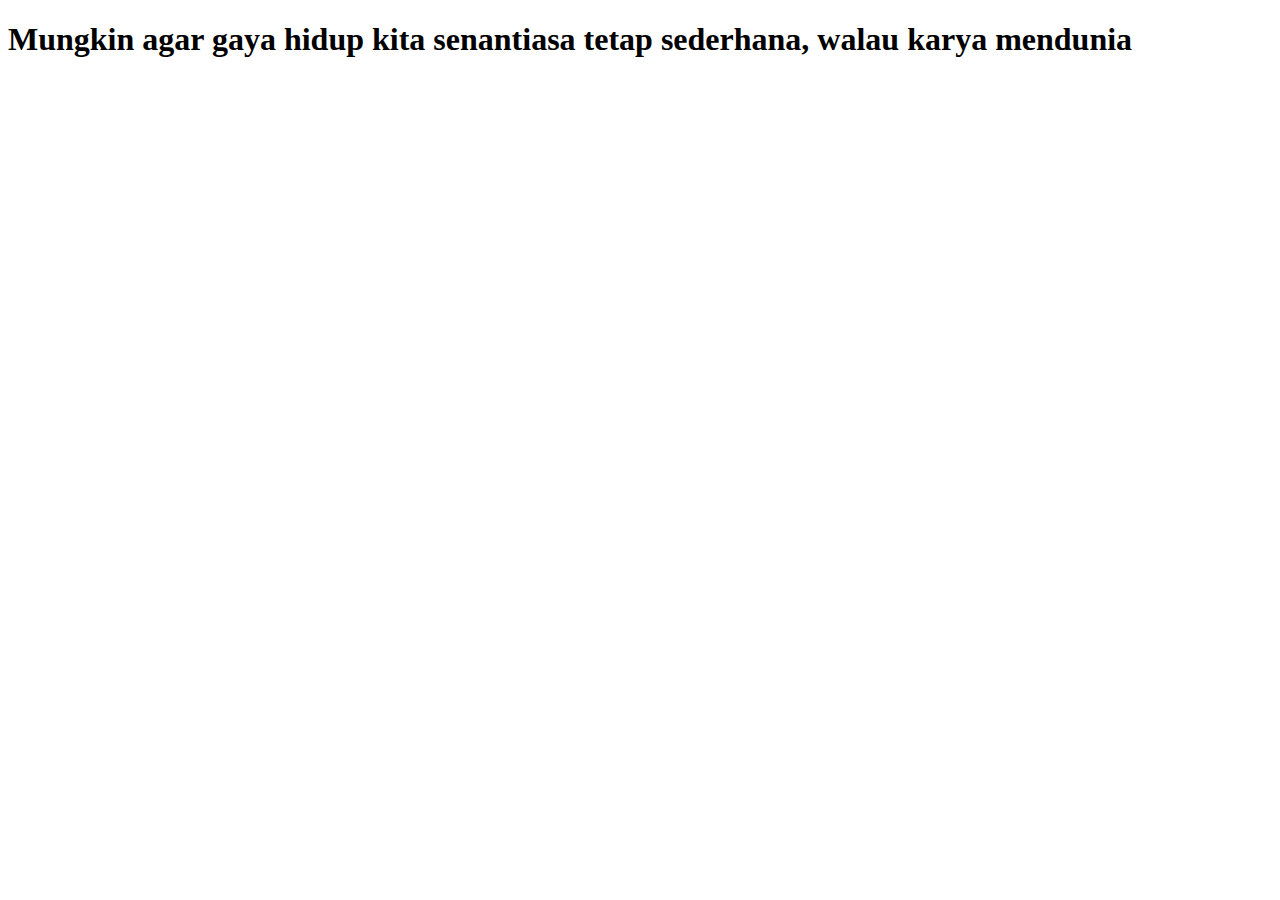
<file: 1/index.html>
<!DOCTYPE html>
<html>
	<head>
		<title>Mengapa web ini begitu sederhana</title>
</head>
	<body>
		<h1>Mungkin agar gaya hidup kita senantiasa tetap sederhana, walau karya mendunia</h1>
	</body>
</html>
</file>
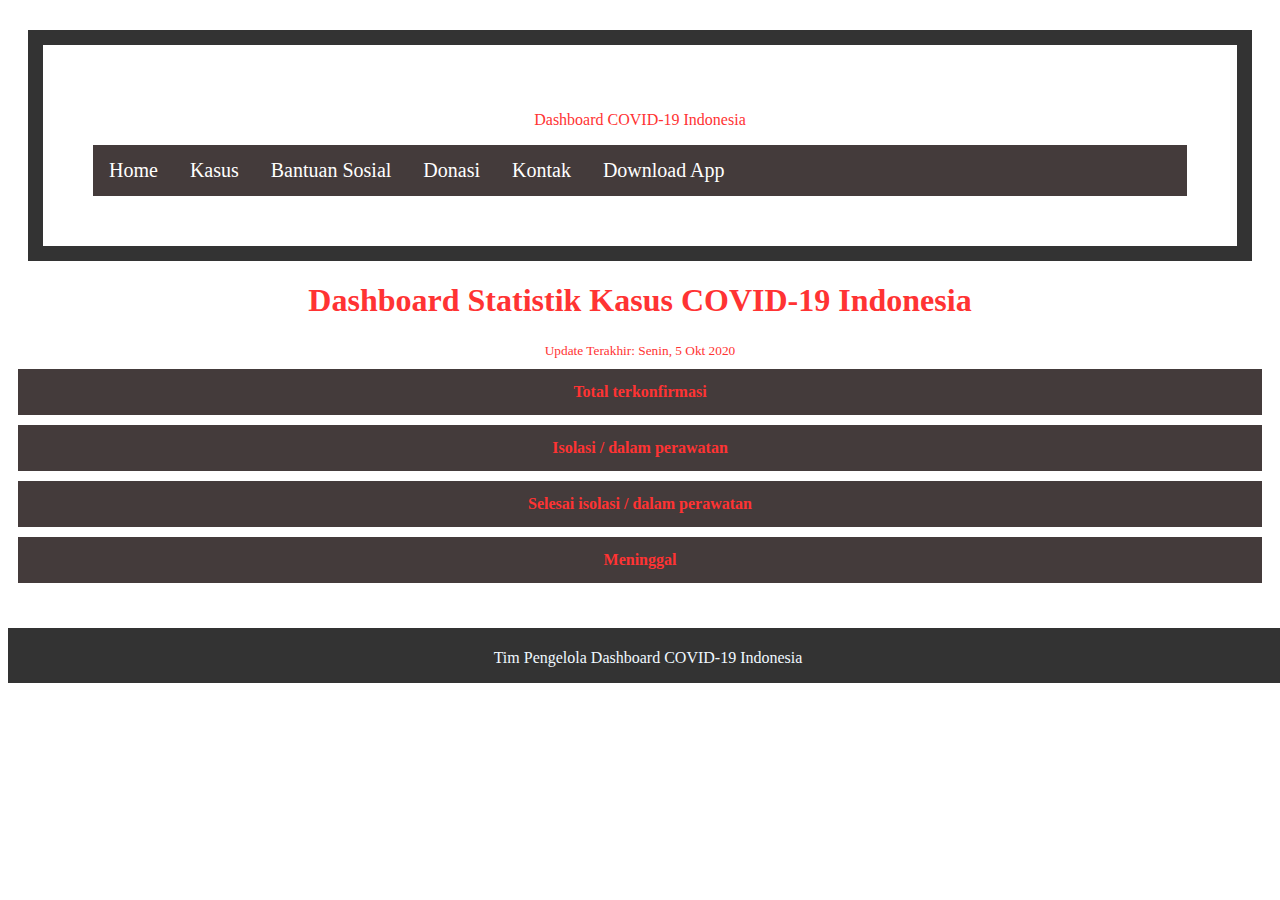
<file: 3/index.html>
<!DOCTYPE html>
<html lang="en">
  <head>
    <meta charset="utf-8">
    
    <title>Dashboard Covid 19 Indonesia</title>
    <meta name="description" content="Dashboard Covid 19 Indonesia. Data kasus per provinsi dan informasi lainnya terkait penanganan Covid 19">
    
    <meta name="viewport" content="width=device-width, initial-scale=1.0">
    <link rel="stylesheet" href="style.css">
    
  </head>
  <body>
    <!-- Header dashboard -->
    <header id="nav-atas">
      <div class="container">
        <div id="nav-atas-logo">
          <div id="nav-atas-logo-tulisan">
            <p>Dashboard COVID-19 Indonesia</p>
          </div>
        </div>
        <ul id="nav-atas-menu">
          <li>
            <a href="#">Home</a>
          </li>
          <li>
            <a href="#">Kasus</a>
          </li>
          <li>
            <a href="#">Bantuan Sosial</a>
          </li>
          <li>
            <a href="#">Donasi</a>
          </li>
          <li>
            <a href="#">Kontak</a>
          </li>
          <li>
            <a href="#" class="button" id="button-download-app">Download App</a>
          </li>
        </ul>
      </div>
    </header>
    
    <!-- Konten utama dashboard -->
    <div id="konten">
      <header>
        <h1>Dashboard Statistik Kasus COVID-19 Indonesia</h1>
        <small>Update Terakhir: Senin, 5 Okt 2020</small>
      </header>
      <section id="konten-rangkuman-kasus">
        <div class="round-box">
          <h4>Total terkonfirmasi</h4>
        </div>
        <div class="round-box">
          <h4>Isolasi / dalam perawatan</h4>
        </div>
        <div class="round-box">
          <h4>Selesai isolasi / dalam perawatan</h4>
        </div>
        <div class="round-box">
          <h4>Meninggal</h4>
        </div>
      </section>
    </div>
    
    <!-- Bagian footer dari dashboard -->
    <footer id="footer">
      <p>Tim Pengelola Dashboard COVID-19 Indonesia</p>
    </footer> 
  </body>
</html>
</file>
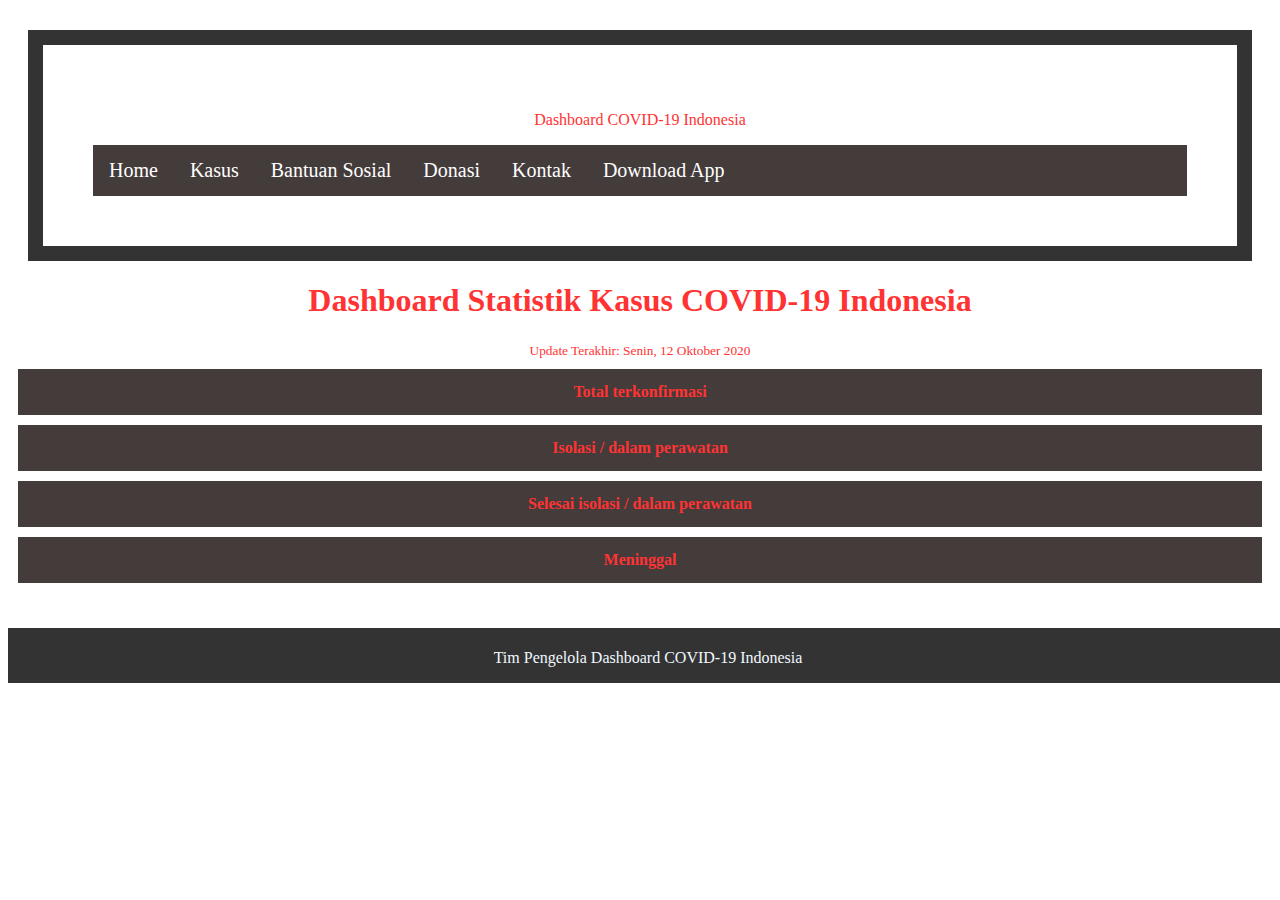
<file: 4/index.html>
<!DOCTYPE html>
<html lang="en">
  <head>
    <meta charset="utf-8">
    
    <title>Dashboard Covid 19 Indonesia</title>
    <meta name="description" content="Dashboard Covid 19 Indonesia. Data kasus per provinsi dan informasi lainnya terkait penanganan Covid 19">
    
    <meta name="viewport" content="width=device-width, initial-scale=1.0">
    <link rel="stylesheet" href="style.css">
    
  </head>
  <body>
    <!-- Header dashboard -->
    <header id="nav-atas">
      <div class="container">
        <div id="nav-atas-logo">
          <div id="nav-atas-logo-tulisan">
            <p>Dashboard COVID-19 Indonesia</p>
          </div>
        </div>
        <ul id="nav-atas-menu">
          <li>
            <a href="#">Home</a>
          </li>
          <li>
            <a href="#">Kasus</a>
          </li>
          <li>
            <a href="#">Bantuan Sosial</a>
          </li>
          <li>
            <a href="#">Donasi</a>
          </li>
          <li>
            <a href="#">Kontak</a>
          </li>
          <li>
            <a href="#" class="button" id="button-download-app">Download App</a>
          </li>
        </ul>
      </div>
    </header>
    
    <!-- Konten utama dashboard -->
    <div id="konten">
      <header>
        <h1>Dashboard Statistik Kasus COVID-19 Indonesia</h1>
        <small>Update Terakhir: Senin, 12 Oktober 2020</small>
      </header>
      <section id="konten-rangkuman-kasus">
        <div class="round-box">
          <h4>Total terkonfirmasi</h4>
        </div>
        <div class="round-box">
          <h4>Isolasi / dalam perawatan</h4>
        </div>
        <div class="round-box">
          <h4>Selesai isolasi / dalam perawatan</h4>
        </div>
        <div class="round-box">
          <h4>Meninggal</h4>
        </div>
      </section>
    </div>
    
    <!-- Bagian footer dari dashboard -->
    <footer id="footer">
      <p>Tim Pengelola Dashboard COVID-19 Indonesia</p>
    </footer> 
  </body>
</html>
</file>
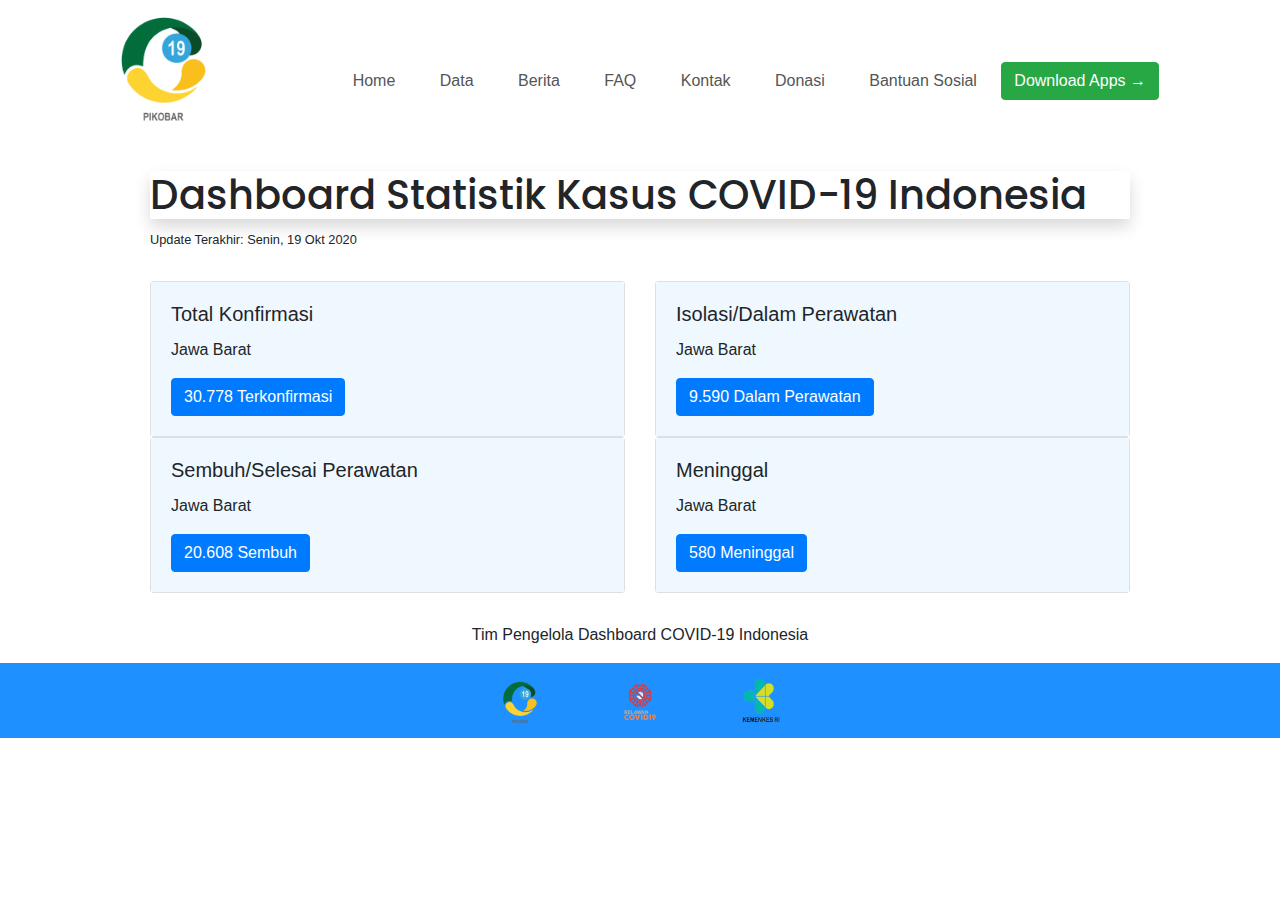
<file: 5/index.html>
<!DOCTYPE html>
<html lang="en">
  <head>
    <meta charset="utf-8">
    
    <title>Dashboard Covid 19 Indonesia</title>
    <meta name="description" content="Dashboard Covid 19 Indonesia. Data kasus per provinsi dan informasi lainnya terkait penanganan Covid 19">
    
    <meta name="viewport" content="width=device-width, initial-scale=1.0">
    <link rel="stylesheet" href="Css/style.css">
    <link rel="stylesheet" href="https://cdn.jsdelivr.net/npm/bootstrap@4.5.3/dist/css/bootstrap.min.css">
    <script src="https://code.jquery.com/jquery-3.5.1.slim.min.js"></script>
    <script src="https://cdn.jsdelivr.net/npm/popper.js@1.16.1/dist/umd/popper.min.js" ></script>
    <script src="https://cdn.jsdelivr.net/npm/bootstrap@4.5.3/dist/js/bootstrap.min.js"></script>
    <link href="https://fonts.googleapis.com/css2?family=Oswald:wght@700&family=Poppins:wght@800&display=swap" rel="stylesheet">
  </head>
  <body>
    <!-- Header dashboard -->
    <div class="header">
        <div class="container">
            <div class="navbar">
                <div class="logo">
                    <img src="Image/cart.png" width="125px">
                </div>
                <nav>
                    <ul id="Menuitems">
                    <li><a href="#">Home</a></li>
                    <li><a href="#">Data</a></li>
                    <li><a href="#">Berita</a></li>
                    <li><a href="#">FAQ</a></li>
                    <li><a href="#">Kontak</a></li>
                    <li><a href="#">Donasi</a></li>
                    <li><a href="#">Bantuan Sosial</a></li>
                    <button type="button" class="btn btn-success">Download Apps &#8594;</button>
                    </ul>
                </nav>
                <div class="nav-image">
                <img src="Image/menu.png" class="menu-icon" onclick="menutoggle()">
                </div>
              
        
            </div>
            </div>
    
    <!-- Konten utama dashboard -->

    <div class="konten">
      <header>
        <h1 class="shadow">Dashboard Statistik Kasus COVID-19 Indonesia</h1>
        <small class="lion">Update Terakhir: Senin, 19 Okt 2020</small>
      </header>
        <div class="row">
          <div class="col-sm-6">
            <div class="card">
              <div class="card-body">
                <h5 class="card-title">Total Konfirmasi</h5>
                <p class="card-text">Jawa Barat</p>
                <a href="#" class="btn btn-primary">30.778 Terkonfirmasi</a>
              </div>
            </div>
          </div>
          <div class="col-sm-6">
            <div class="card">
              <div class="card-body">
                <h5 class="card-title">Isolasi/Dalam Perawatan</h5>
                <p class="card-text">Jawa Barat</p>
                <a href="#" class="btn btn-primary">9.590 Dalam Perawatan</a>
              </div>
            </div>
          </div>
        </div>
        <div class="row">
          <div class="col-sm-6">
            <div class="card">
              <div class="card-body">
                <h5 class="card-title">Sembuh/Selesai Perawatan</h5>
                <p class="card-text">Jawa Barat</p>
                <a href="#" class="btn btn-primary">20.608 Sembuh</a>
              </div>
            </div>
          </div>
          <div class="col-sm-6">
            <div class="card">
              <div class="card-body">
                <h5 class="card-title">Meninggal</h5>
                <p class="card-text">Jawa Barat</p>
                <a href="#" class="btn btn-primary">580 Meninggal</a>
              </div>
            </div>
          </div>
        </div>
      </div>
    <!-- Bagian footer dari dashboard -->
    <footer id="footer">
      <p>Tim Pengelola Dashboard COVID-19 Indonesia</p>
      <div class="flex-container">
        <div><a href="https://pikobar.jabarprov.go.id" target="_blank" ><img src="Image/cart.png"></a></div>
        <div><a href=""><img src="Image/logo-relawan-covid.png"></a></div>
        <div><a href=""><img src="Image/logo.png"></a></div>  
      </div>
    </footer> 
    

    <script>
      var Menuitems = document.getElementById("Menuitems");

      Menuitems.style.maxHeight = "0px"

      function menutoggle(){
        if(Menuitems.style.maxHeight =="0px")
        {
          Menuitems.style.maxHeight ="300px"
        }
        else{
          Menuitems.style.maxHeight = "0px"
        }
         
      }
    </script>
  </body>
</html>
</file>
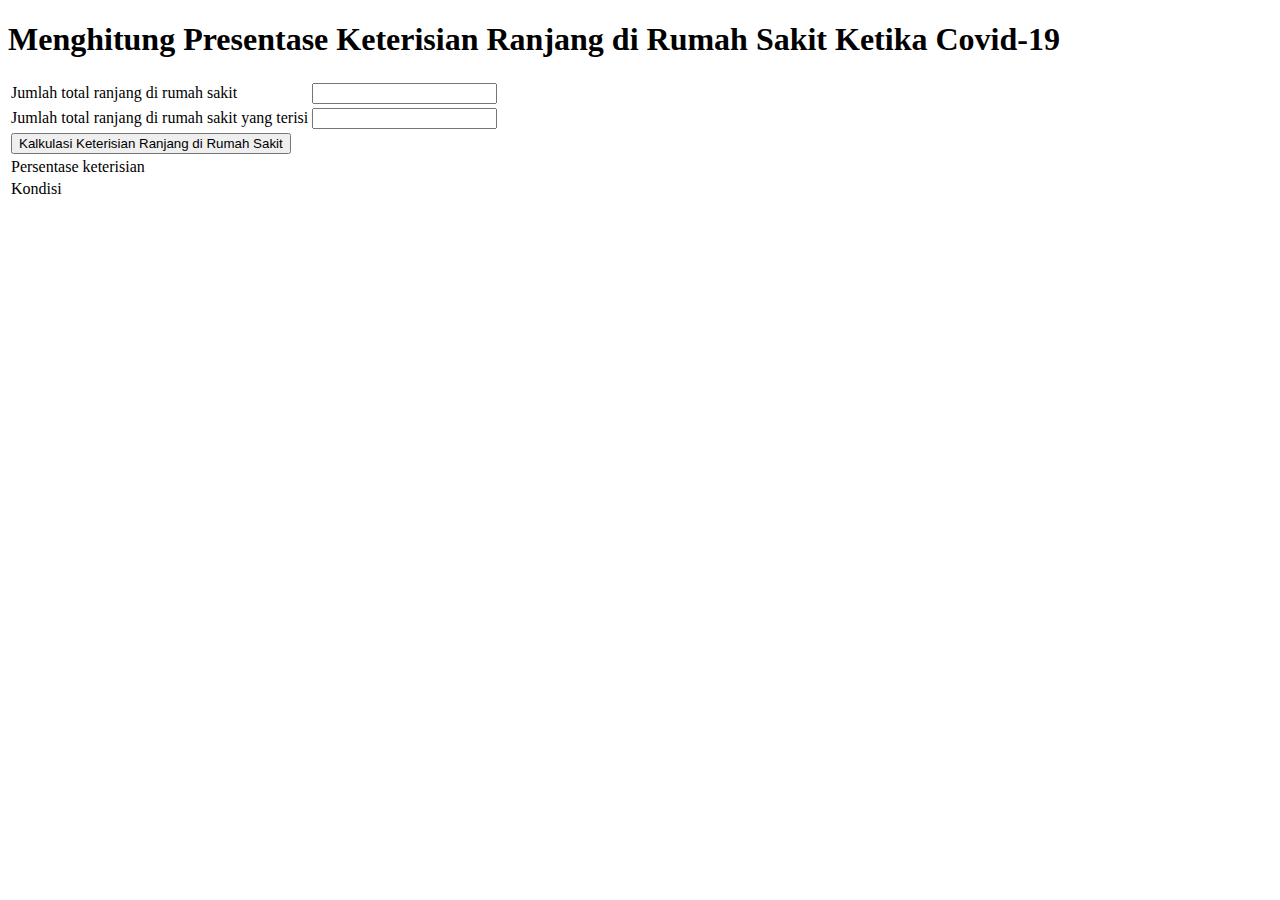
<file: 6/index.html>
<!DOCTYPE html>
<html>
  <head>
    <meta charset="utf-8">
    <meta name="viewport" content="width=device-width">
    <title>Latihan Javascript 1</title>
  </head>
  <body>
    <script>

        // Beri komentar maksud script di bawah ini ...
      function prosesPerhitungan() {
        // adalah suatu bagian dari program yang dipergunakan untuk mengerjakan hasil perhitungan dengan cepat

        // Beri komentar maksud script di bawah ini ...
        console.log("Fungsi prosesPerhitungan() dipanggil");
        // adalah fungsi untuk menampilkan teks ke console yang berisi pesan setiap ada error

        // Beri komentar maksud script di bawah ini ...
        var j = document.getElementById("input-j").value;
        // untuk mengambil sebuah value inputan data dari jumlah total ranjang dirumah sakit

        // Beri komentar maksud script di bawah ini ...
        var t = document.getElementById("input-t").value;
        // untuk mengambil sebuah value inputan data dari jumlah total ranjang yang terisi

        // Buat formula untuk menghitung persentase keterisian ranjang (ptj) ! 
        // Persentase keterisian ranjang = ranjang yang terisi dibagi dengan total ranjang

        // Persentase keterisian dihitung dari Jumlah total ranjang di rumah sakit yang terisi dibagi dengan jumlah ranjang total dirumah sakit hasilnya dikalikan dengan 100
        var ptj = t / j * 100; 

        // Beri komentar maksud script di bawah ini ...
        document.getElementById("output-ptj").textContent = ptj + " %";
        // untuk mengambil sebuah value inputan data yang akan disimpan presentase keterisian dari Jumlah total ranjang di rumah sakit yang terisi dengan bagi Jumlah total ranjang di rumah sakit dikali 100 dan hasilnya diubah kedalam persentase persen

        /*
          Buat formula untuk menampilkan kondisi keterisian ranjang (k)
          Jika dibawah 30%, kondisi = AMAN
          Jika 30% - 70%, kondisi = WASPADA
          Jika diatas 70%, kondisi = DARURAT
        */

        // Hasil kondisi didapatkan melalui hasil ptj
        var k = "";
                if (ptj <= 30) {
                    k = "AMAN"
                } else if (ptj <= 70) {
                    k = "WASPADA"
                } else if (ptj > 70) {
                    k = "DARURAT"
                }

        // Beri komentar maksud script di bawah ini ...
        document.getElementById("output-k").textContent = k;
        // menampilkan hasil kondisi dimana datanya diambil melalui ptj dengan syarat nilai-nilai yang sudah ditentukan

      }


    </script>
    <h1>Menghitung Presentase Keterisian Ranjang di Rumah Sakit Ketika Covid-19</h1>
    <form>
      <table>
        <tr>
          <td>Jumlah total ranjang di rumah sakit</td>
          <td><input id="input-j"></td>
        </tr>
        <tr>
          <td>Jumlah total ranjang di rumah sakit yang terisi</td>
          <td><input id="input-t"></td>
        </tr>
        <tr>
          <td colspan="2"><input type="button" id="input-button" value="Kalkulasi Keterisian Ranjang di Rumah Sakit" onclick="prosesPerhitungan()"></td>
        </tr>
        <tr>
          <td>Persentase keterisian</td>
          <td><p id="output-ptj"></p></td>
        </tr>
        <tr>
          <td>Kondisi</td>
          <td><p id="output-k"></p></td>
        </tr>
      </table> 
    </form>
  </body>
</html>
</file>
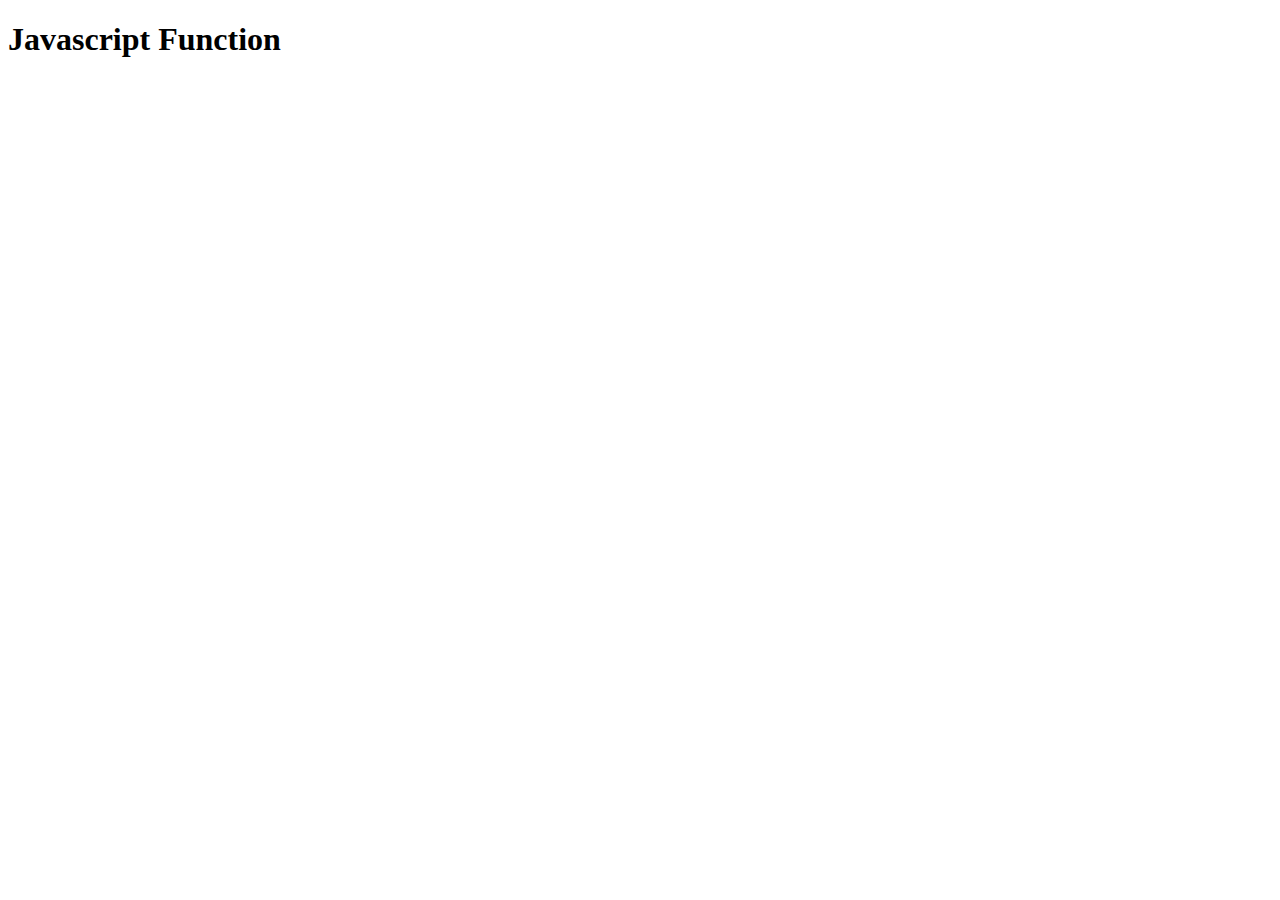
<file: 8/index.html>
<!DOCTYPE html>
<html lang="id">
<head>
    <meta charset="UTF-8">
    <meta name="viewport" content="width=device-width, initial-scale=1.0">
    <title>Javascript Function</title>
</head>
<body>
    <h1>Javascript Function</h1>
    <script>

        //Deklarasi Function
        function getLuas(panjang, lebar) {
        var luas = panjang * lebar;
        return luas;
        }
        console.log(getLuas(4, 5));

        //Deklarasi Function Sebagai Expression
        var getLuas = function (panjang, lebar) {return panjang * lebar};
        console.log(getLuas(8, 10));

        //Hoisting Pada Function
        console.log(getLuas(5, 20));
        var getLuas = function (panjang, lebar) {return panjang * lebar};

        //Memasukan Nilai Balikan Function ke Dalam Variable
        var getLuas = function (panjang, lebar) {return panjang * lebar};
        var luas = getLuas(7, 8);
        console.log(luas);

        //Function Sebagai Parameter Function Lainnya
        var getLuas = function (panjang, lebar) {return panjang * lebar};
        function printGetLuas(f) {
        luas = f(4, 5);
        console.log(luas);
        }
        printGetLuas(getLuas);

        //Arrow Function
        const getLuass = (panjang, lebar) => panjang * lebar;
        console.log(getLuass(11,19))

        //Argumen Fungsi
        printPeserta("Firly", "Renaldi", "Mahmud", "Iqbal");
        function printPeserta() {
        console.log(arguments);
        }

        //Nama
        function getName(Depan, Belakang){
            return Depan + " " + Belakang
        }
        console.log(getName('Abdur', 'Rahman'));

        //Cerita Kemarin
        function ceritaKemarin(hari, nama, aksi, tempat) {
            return "Hari " + hari + " seorang pemuda yang tampan bernama " + nama + " sedang " + aksi + " di " + tempat
        }
        console.log(ceritaKemarin('Kamis', 'Rahman', 'Makan', 'Ruang Makan'));

        console.log("Good Luck!")
    </script>
</body>
</html>
</file>
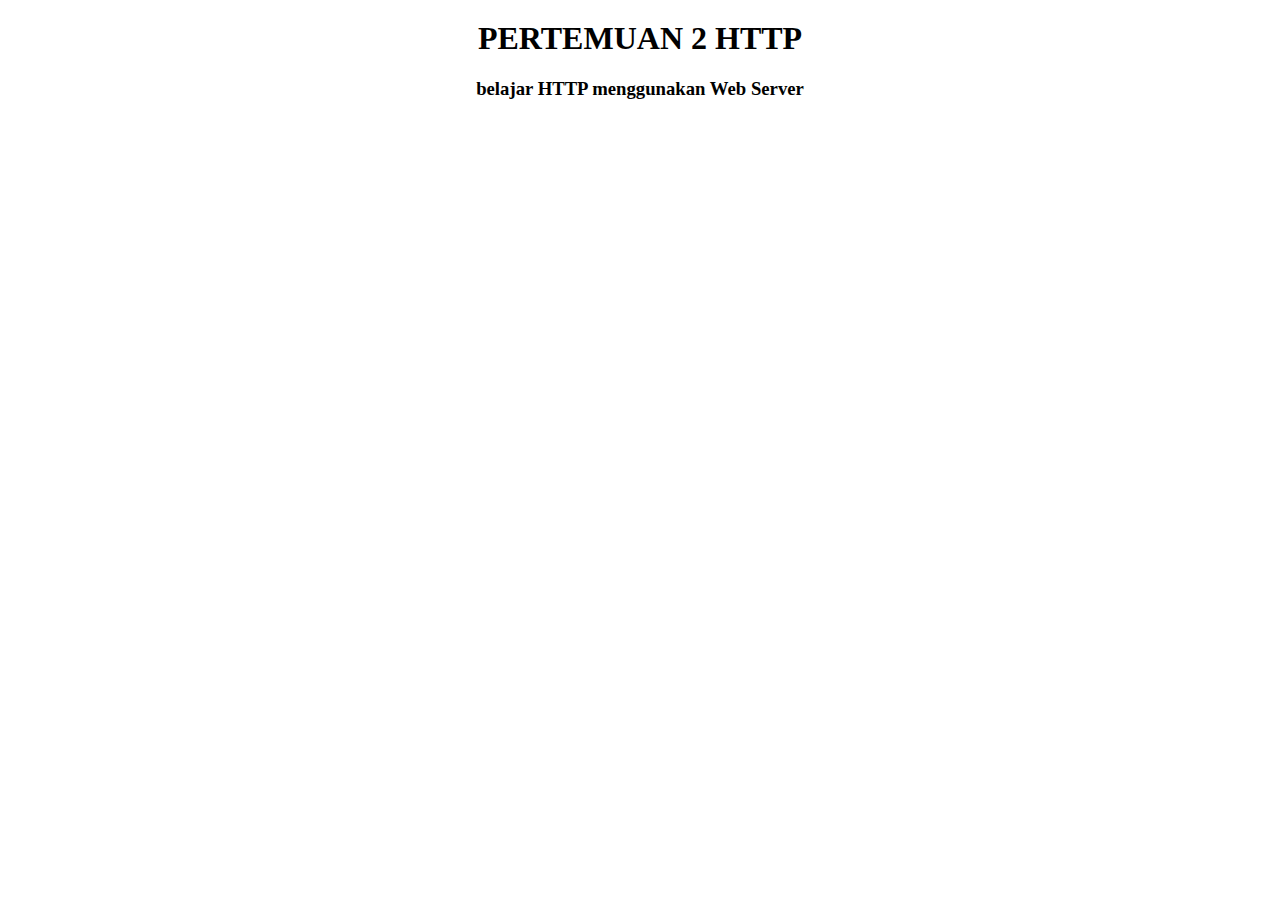
<file: Pertemuan1/index.html>
<html>
	<head>
		<title>Pertemuan2</title>
		<link rel='stylesheet' href='style.css'>
	</head>
	<body>
	<div class='Header'>
	<h1>PERTEMUAN 2 HTTP</h1>
	</div>
		<h3> belajar HTTP menggunakan Web Server</h3>
	</body>
</html>
</file>
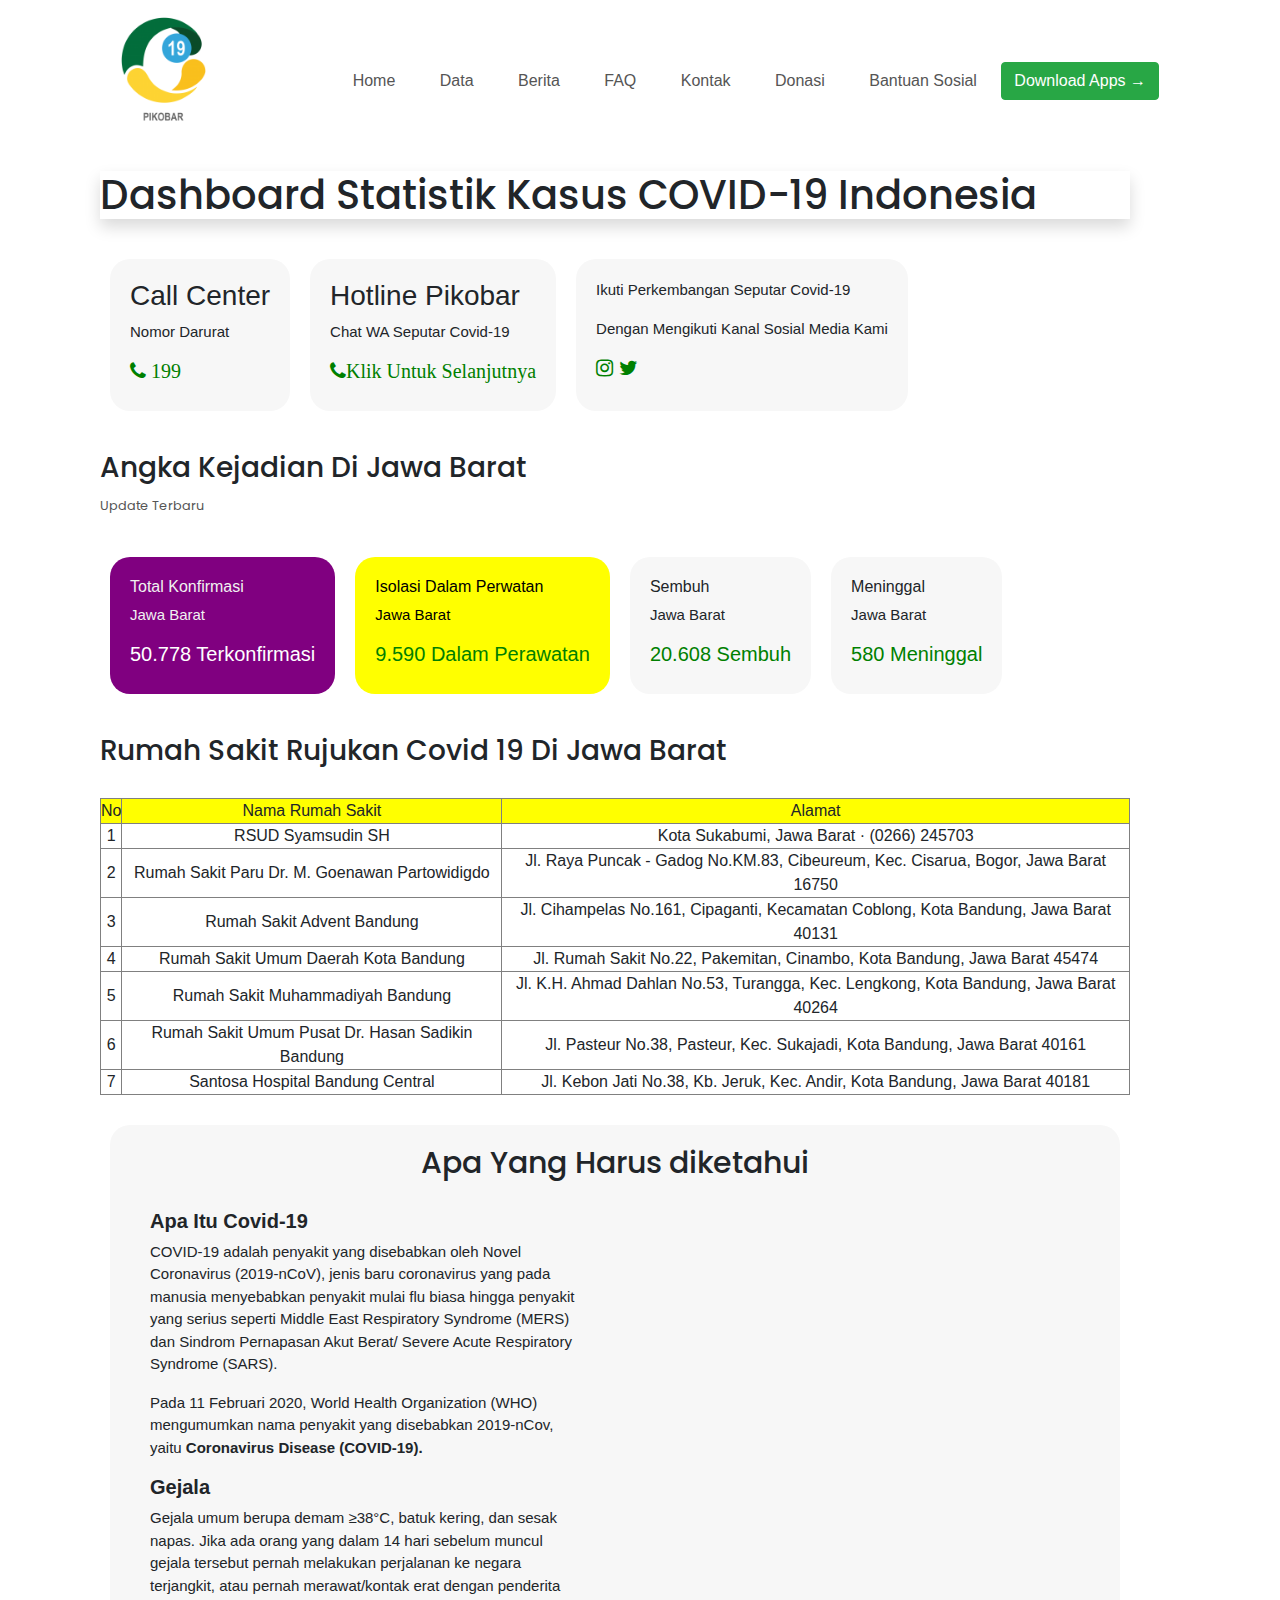
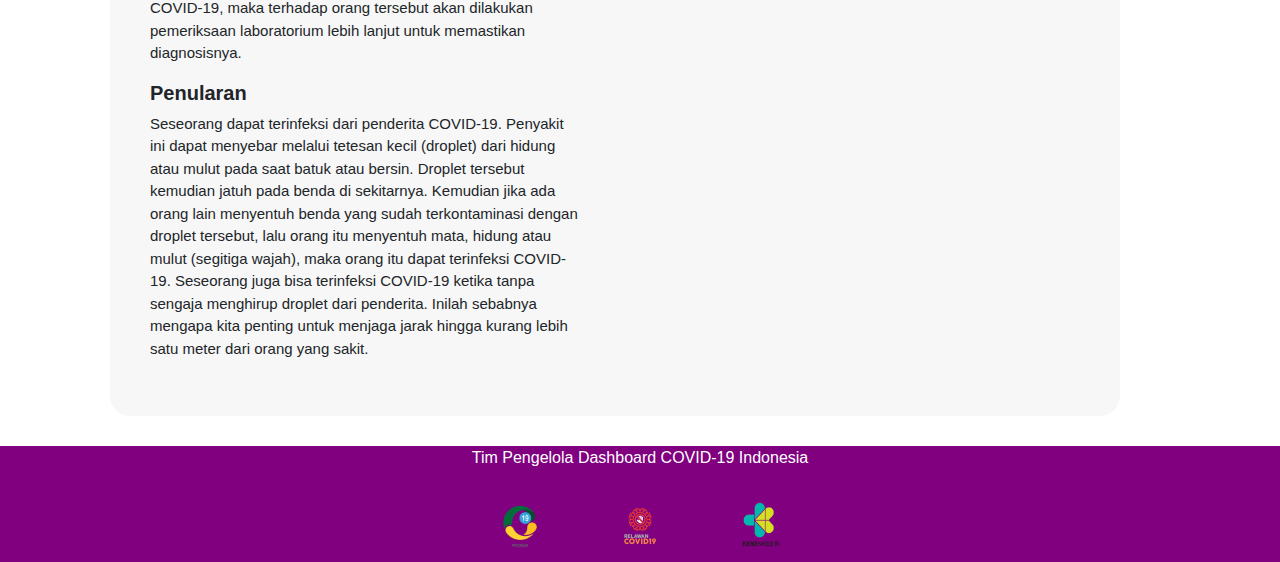
<file: UTS/index.html>
<!DOCTYPE html>
<html lang="en">
  <head>
    <meta charset="utf-8">
    
    <title>Dashboard Covid 19 Indonesia</title>
    <meta name="description" content="Dashboard Covid 19 Indonesia. Data kasus per provinsi dan informasi lainnya terkait penanganan Covid 19">
    
    <meta name="viewport" content="width=device-width, initial-scale=1.0">
    <link rel="stylesheet" href="Css/style.css">
    <link rel="stylesheet" href="https://cdn.jsdelivr.net/npm/bootstrap@4.5.3/dist/css/bootstrap.min.css">
    <script src="https://code.jquery.com/jquery-3.5.1.slim.min.js"></script>
    <script src="https://cdn.jsdelivr.net/npm/popper.js@1.16.1/dist/umd/popper.min.js" ></script>
    <script src="https://cdn.jsdelivr.net/npm/bootstrap@4.5.3/dist/js/bootstrap.min.js"></script>
    <link href="https://fonts.googleapis.com/css2?family=Oswald:wght@700&family=Poppins:wght@800&display=swap" rel="stylesheet">
    <link rel="stylesheet" href="https://stackpath.bootstrapcdn.com/font-awesome/4.7.0/css/font-awesome.min.css">
  </head>
  <body>
    <!-- Header dashboard -->
    <div class="header">
        <div class="container">
            <div class="navbar">
                <div class="logo">
                    <img src="Image/cart.png" width="125px">
                </div>
                <nav>
                    <ul id="Menuitems">
                    <li><a href="#">Home</a></li>
                    <li><a href="#">Data</a></li>
                    <li><a href="#">Berita</a></li>
                    <li><a href="#">FAQ</a></li>
                    <li><a href="#">Kontak</a></li>
                    <li><a href="#">Donasi</a></li>
                    <li><a href="#">Bantuan Sosial</a></li>
                    <button type="button" class="btn btn-success">Download Apps &#8594;</button>
                    </ul>
                </nav>
                <div class="nav-image">
                <img src="Image/menu.png" class="menu-icon" onclick="menutoggle()">
                </div>
              
        
            </div>
          </div>
          
    <!----Section----->
    <section>
      
    </section>
    
    <!-- Konten utama dashboard -->
  <div class="call-center">
    <header>
      <h1 class="shadow">Dashboard Statistik Kasus COVID-19 Indonesia</h1>
    </header>
    <div class="flex-container1">
      <div>
        <h3>Call Center</h3>
        <p>Nomor Darurat</p>
        <h5><a href=""><i class="fa fa-phone"> 199</a></i></h5>
      </div>
      <div>
        <h3>Hotline Pikobar</h3>
        <p>Chat WA Seputar Covid-19</p>
        <h5><a href=""><i class="fa fa-phone">Klik Untuk Selanjutnya</i></a></h5>
      </div> 
      <div>
        <p>Ikuti Perkembangan Seputar Covid-19</p>
        <p>Dengan Mengikuti Kanal Sosial Media Kami</p>
        <h5><a href=""><i class="fa fa-instagram"></i> <span><i class="fa fa-twitter"></i></span></a></h5> 
      </div>
    </div>
  </div>
   <!------------->
    <div class="konten">
      <header>
        <h3>Angka Kejadian Di Jawa Barat</h3>
        <small class="lion">Update Terbaru </small>
      </header>
      <div class="flex-container1">
        <div class="purple">
          <h6>Total Konfirmasi</h6>
          <p>Jawa Barat</p>
          <h5>50.778 Terkonfirmasi</h5>
        </div>
        <div class="Yellow">
          <h6>Isolasi Dalam Perwatan</h5>
          <p>Jawa Barat</p>
          <h5>9.590 Dalam Perawatan</h5>
        </div>
        <div>
          <h6>Sembuh</h6>
          <p>Jawa Barat</p>
          <h5>20.608 Sembuh</h5>
        </div>
        <div>
          <h6>Meninggal</h6>
          <p>Jawa Barat</p>
          <h5>580 Meninggal</h5>
        </div>
      </div>
    </div>
    <!--------->
    <div class="konten">
      <header>
        <h3>Rumah Sakit Rujukan Covid 19 Di Jawa Barat</h3>
      </header>
      <table border="1" cellpadding="1">
        <tr>
            <td bgcolor="yellow">No</td>
            <td bgcolor="yellow">Nama Rumah Sakit</td>
            <td bgcolor="yellow">Alamat</td>
        </tr>
        <tr>
            <td>1</td>
            <td>RSUD Syamsudin SH</td>
            <td>Kota Sukabumi, Jawa Barat · (0266) 245703</td>
        </tr>
        <tr>
          <td>2</td>
          <td>Rumah Sakit Paru Dr. M. Goenawan Partowidigdo</td>
          <td>Jl. Raya Puncak - Gadog No.KM.83, Cibeureum, Kec. Cisarua, Bogor, Jawa Barat 16750</td>
      </tr>
          <tr>
            <td>3</td>
            <td>Rumah Sakit Advent Bandung</td>
            <td>Jl. Cihampelas No.161, Cipaganti, Kecamatan Coblong, Kota Bandung, Jawa Barat 40131</td>
        </tr>
        <tr>
          <td>4</td>
          <td>Rumah Sakit Umum Daerah Kota Bandung</td>
          <td>Jl. Rumah Sakit No.22, Pakemitan, Cinambo, Kota Bandung, Jawa Barat 45474</td>
      </tr>
      <tr>
        <td>5</td>
        <td>Rumah Sakit Muhammadiyah Bandung</td>
        <td>Jl. K.H. Ahmad Dahlan No.53, Turangga, Kec. Lengkong, Kota Bandung, Jawa Barat 40264</td>
    </tr>
    <tr>
      <td>6</td>
      <td>Rumah Sakit Umum Pusat Dr. Hasan Sadikin Bandung</td>
      <td>Jl. Pasteur No.38, Pasteur, Kec. Sukajadi, Kota Bandung, Jawa Barat 40161</td>
    </tr>
    <tr>
      <td>7</td>
      <td>Santosa Hospital Bandung Central</td>
      <td>Jl. Kebon Jati No.38, Kb. Jeruk, Kec. Andir, Kota Bandung, Jawa Barat 40181</td>
    </tr>
    </table>
    </div>
    <!---------->
    <div class="konten">
    <div class="rujukan">
      <h1>Apa Yang Harus diketahui</h1>
      <div class="text">
      <h5><b>Apa Itu Covid-19</b></h5>
      <p>COVID-19 adalah penyakit yang disebabkan oleh Novel Coronavirus (2019-nCoV), jenis baru coronavirus yang pada manusia menyebabkan penyakit mulai flu biasa hingga penyakit yang serius seperti Middle 
        East Respiratory Syndrome (MERS) dan Sindrom Pernapasan Akut Berat/ Severe Acute Respiratory Syndrome (SARS).</p>
        <p>Pada 11 Februari 2020, World Health Organization (WHO) mengumumkan nama penyakit yang disebabkan 2019-nCov, yaitu <b>Coronavirus Disease (COVID-19).</b></p>
        <h5><b>Gejala</b></h5>
        <p>Gejala umum berupa demam ≥38°C, batuk kering, dan sesak napas. Jika ada orang yang dalam 14 hari sebelum muncul gejala tersebut pernah melakukan perjalanan ke negara terjangkit, atau pernah merawat/kontak erat dengan penderita COVID-19, 
          maka terhadap orang tersebut akan dilakukan pemeriksaan laboratorium lebih lanjut untuk memastikan diagnosisnya.</p>
          <h5><b>Penularan</b></h5>
          <p>Seseorang dapat terinfeksi dari penderita COVID-19. Penyakit ini dapat menyebar melalui tetesan kecil (droplet) dari hidung atau mulut pada saat batuk atau bersin. Droplet tersebut kemudian jatuh pada benda di sekitarnya. Kemudian jika ada orang lain menyentuh benda yang sudah terkontaminasi dengan droplet tersebut, lalu orang itu menyentuh mata, hidung atau mulut (segitiga wajah), maka orang itu dapat terinfeksi COVID-19. Seseorang juga bisa terinfeksi COVID-19 ketika tanpa sengaja menghirup droplet dari penderita. 
            Inilah sebabnya mengapa kita penting untuk menjaga jarak hingga kurang lebih satu meter dari orang yang sakit.</p>
        </div>
    </div>
  </div>
    <!-- Bagian footer dari dashboard -->
    <footer id="footer">
      <p>Tim Pengelola Dashboard COVID-19 Indonesia</p>
      <div class="flex-container">
        <div><a href="https://pikobar.jabarprov.go.id" target="_blank" ><img src="Image/cart.png"></a></div>
        <div><a href=""><img src="Image/logo-relawan-covid.png"></a></div>
        <div><a href=""><img src="Image/logo.png"></a></div>  
      </div>
    </footer> 
    

    <script>
      var Menuitems = document.getElementById("Menuitems");

      Menuitems.style.maxHeight = "0px"

      function menutoggle(){
        if(Menuitems.style.maxHeight =="0px")
        {
          Menuitems.style.maxHeight ="300px"
        }
        else{
          Menuitems.style.maxHeight = "0px"
        }
         
      }
    </script>
  </body>
</html>
</file>
<file: 3/style.css>
/* Untuk diisi */

h1,
h4,
small,
p {
    animation-duration: 3s;
    animation-name: slidein;
}

@keyframes slidein {
    from {
        margin-left: 100%;
        width: 300%;
    }

    to {
        margin-left: 0%;
        width: 100%;
    }
}

html {
    position: relative;
}

body {
    margin-bottom: 100px;
    margin-top: 30px;
    color: #ff3333;

}

ul {
    list-style-type: none;
    margin: 0;
    padding: 0;
    overflow: hidden;
    background-color: #443b3b;
    width: auto;


}

li {
    float: left;
}

li a {
    display: block;
    color: white;
    text-align: center;
    padding: 14px 16px;
    text-decoration: none;
    font-size: 20px;
}

li a:hover {
    background-color: #ff3333;
}

footer {
    position: absolute;
    bottom: 0;
    width: 100%;
    height: 50px;
    background-color: #333;
    padding-top: 5px;
    text-align: center;
    color: aliceblue;
}

.container {
    border: 15px solid#333;
    padding: 50px;
    margin: 20px;
}

.konten {
    border: 15px solid#333;
    padding: 50px;
    margin: 20px;
    bottom: 50px;
}

header {
    text-align: center;
}

h4 {
    list-style-type: none;
    margin: 10px;
    padding: 10px;
    overflow: hidden;
    background-color: #443b3b;
    width: auto%;
    display: block;
    text-align: center;
    padding: 14px 16px;
    text-decoration: none;


}

p {
    text-align: center;
}
</file>
<file: 4/style.css>
/* Untuk diisi */

h1,
h4,
small,
p {
    animation-duration: 3s;
    animation-name: slidein;
}

@keyframes slidein {
    from {
        margin-left: 100%;
        width: 300%;
    }

    to {
        margin-left: 0%;
        width: 100%;
    }
}

html {
    position: relative;
}

body {
    margin-bottom: 100px;
    margin-top: 30px;
    color: #ff3333;

}

ul {
    list-style-type: none;
    margin: 0;
    padding: 0;
    overflow: hidden;
    background-color: #443b3b;
    width: auto;


}

li {
    float: left;
}

li a {
    display: inline-flex;
    color: white;
    text-align: center;
    padding: 14px 16px;
    text-decoration: none;
    font-size: 20px;
}

li a:hover {
    background-color: #ff3333;
}

footer {
    position: absolute;
    bottom: 0;
    width: 100%;
    height: 50px;
    background-color: #333;
    padding-top: 5px;
    text-align: center;
    color: aliceblue;
}

.container {
    border: 15px solid#333;
    padding: 50px;
    margin: 20px;
}

.konten {
    border: 15px solid#333;
    padding: 50px;
    margin: 20px;
    bottom: 50px;
}

header {
    text-align: center;
}

h4 {
    list-style-type: none;
    margin: 10px;
    padding: 10px;
    overflow: hidden;
    background-color: #443b3b;
    width: auto%;
    display: block;
    text-align: center;
    padding: 14px 16px;
    text-decoration: none;


}

p {
    text-align: center;
}
</file>
<file: 5/Css/style.css>
*{
    margin: 0;
    padding: 0;
    box-sizing: border-box;
}
.navbar{
    display: flex;
    align-items: center;
    padding: 20px;
}
nav{
    flex: 1;
    text-align: right;

}
nav ul{
    display: inline-block;
    list-style-type: none;

}
nav ul li {
    display: inline-block;
    margin: 20px;
}
nav ul li a{
    list-style: none;
    text-decoration: none;
    color: #555;
}
.img{
    margin-top: 30px;
}
.nav-image{
    margin-left: 20px;
}
.container{
    width: 100%;
    margin: auto;
    padding-left: 25px;
    padding-right: 25px;
}
.konten{
    margin: 30px 150px 30px 150px;
}
header{
    margin: 30px 0 30px 0;
}
header h1{
    font-family: 'Poppins', sans-serif;
}
.card-body{
    background-color: aliceblue;
}
footer{
    text-align: center;

}
.flex-container {
    display: flex;
    justify-content: center;
    background-color: DodgerBlue;
  }
  
  .flex-container > div {
    background-color: #f1f1f1 transparent ;
    width: 100px;
    margin: 10px;
    text-align: center;
    line-height: 55px;
    font-size: 30px;
  }
  .flex-container img{
      width: 50px;
      height: 50px;
  }
  .menu-icon{
      width: 25px;
      margin-left: 20px;
      display: none;
  }
  @media only screen and (max-width:800px){

      nav ul {
          position: absolute;
          top: 70px;
          left: 0;
          background: #333;
          width: 100%;
          overflow: hidden;
          transform: max-height 0.5s;
      }
      nav ul li {
          display: block;
          margin-right: 50px;
          margin-top: 10px;
          margin-bottom: 10px;
      }
      nav ul li a{
          color: #fff;

      }
      .menu-icon{
          display: block;
          cursor: pointer;

      }
  }

  @media (max-width: 650px){
      body{
          background-color: rgb(153, 235, 1);
      }
  }
  @media (max-width: 600px){
      .shadow{
        background-color: rgb(153, 235, 1);
      }
  }
  @media (max-widht: 600px){
      .konten{
          background-color: rgb(240, 116,15, 0,815);
      }
  }
</file>
<file: Pertemuan1/style.css>
body {
margin: 0;
padding: 0;
}
.header {
text-align: center;
margin: 20px;
background: #;
height:70 px;
}

h3{
text-align:center;
}
</file>
<file: UTS/Css/style.css>
*{
    margin: 0;
    padding: 0;
    box-sizing: border-box;
}
.navbar{
    display: flex;
    align-items: center;
    padding: 20px;
    
}
nav{
    flex: 1;
    text-align: right;
    list-style: none;

}
nav ul{
    display: inline-block;;

}
nav ul li {
    display: inline-block;
    margin: 20px;
    text-decoration: none;
}
nav ul li a{
    list-style: none;
    text-decoration: none;
    color: #555;
}

.img{
    margin-top: 30px;
}
.nav-image{
    margin-left: 20px;
}
.call-center{
    margin-left: 100px;
    margin-right: 150px;
}

.flex-container1 {
    display: flex;
    background: transparent;
  }
  small{
    font-size: 20px;
    font-family: 'Poppins', sans-serif;
    color: #555;
  }
  .flex-container1 > div {
    background-color: rgb(247, 247, 247);
    margin: 10px;
    padding: 20px;
    font-size: 30px;
    border-radius: 20px;
  }
  .flex-container1 > div:hover{
  background: rgb(170, 169, 169);
    }
  .flex-container1 P{
       font-size: 15px;
  }
  .flex-container1 h5{
      font-size: 20px;
      color: green;
  }
  .fa {
      color: green;
      size: 30px;
  }
  .flex-container1 .purple{
      background: purple;
      color: #f1f1f1;
  }
  .flex-container1 .purple h5{
      font-size: 20px;
      color: white;
  }
  .flex-container1 .Yellow{
    background: Yellow;
    color: black;
}
.container{
    width: 100%;
    margin: auto;
    padding-left: 25px;
    padding-right: 25px;
}
.konten{
    margin: 30px 150px 30px 100px;
}
header{
    margin: 30px 0 30px 0;
}
header h1{
    font-family: 'Poppins', sans-serif;
}
header h3{
    font-family: 'Poppins', sans-serif;
}
.card-body{
    background-color: aliceblue;
}
footer{
    text-align: center;
    display: flex;
    justify-content: center;
    background-color: purple;

}
footer p{
    color: white;
}
.flex-container {
    display: flex;
    justify-content: center;
    background-color: purple;
  }
  
  .flex-container > div {
    background-color: #f1f1f1 transparent ;
    width: 100px;
    margin: 10px;
    text-align: center;
    line-height: 55px;
    font-size: 30px;
  }
  .flex-container img{
      width: 50px;
      height: 50px;
  }
  .menu-icon{
      width: 25px;
      margin-left: 20px;
      display: none;
  }
  table{
      text-align: center;
  }
  .rujukan{
    background-color: rgb(247, 247, 247);
    margin: 10px;
    padding: 20px;
    font-size: 30px;
    border-radius: 20px;
  }
  .text{
      flex-basis: 50%;
      padding: 20px;
      margin-right: 500px;
  }
  .text p{
      font-size: 15px;
  }
  .rujukan h1{
      text-align: center;
      font-family: 'Poppins', sans-serif;
      font-size: 30px;
  }
  .img3{
    margin-left: 500px;
  }
  
  @media only screen and (max-width:800px){

      nav ul {
          position: absolute;
          top: 70px;
          left: 0;
          background: #333;
          width: 100%;
          overflow: hidden;
          transform: max-height 0.5s;
      }
      nav ul li {
          display: block;
          margin-right: 50px;
          margin-top: 10px;
          margin-bottom: 10px;
      }
      nav ul li a{
          color: #fff;

      }
      .menu-icon{
          display: block;
          cursor: pointer;

      }
  }

  @media (max-width: 650px){
      body{
          background-color: rgb(153, 235, 1);
      }
  }
  @media (max-width: 600px){
      .shadow{
        background-color: rgb(153, 235, 1);
      }
  }
  @media (max-widht: 600px){
      .konten{
          background-color: rgb(240, 116,15, 0,815);
      }
  }
</file>
